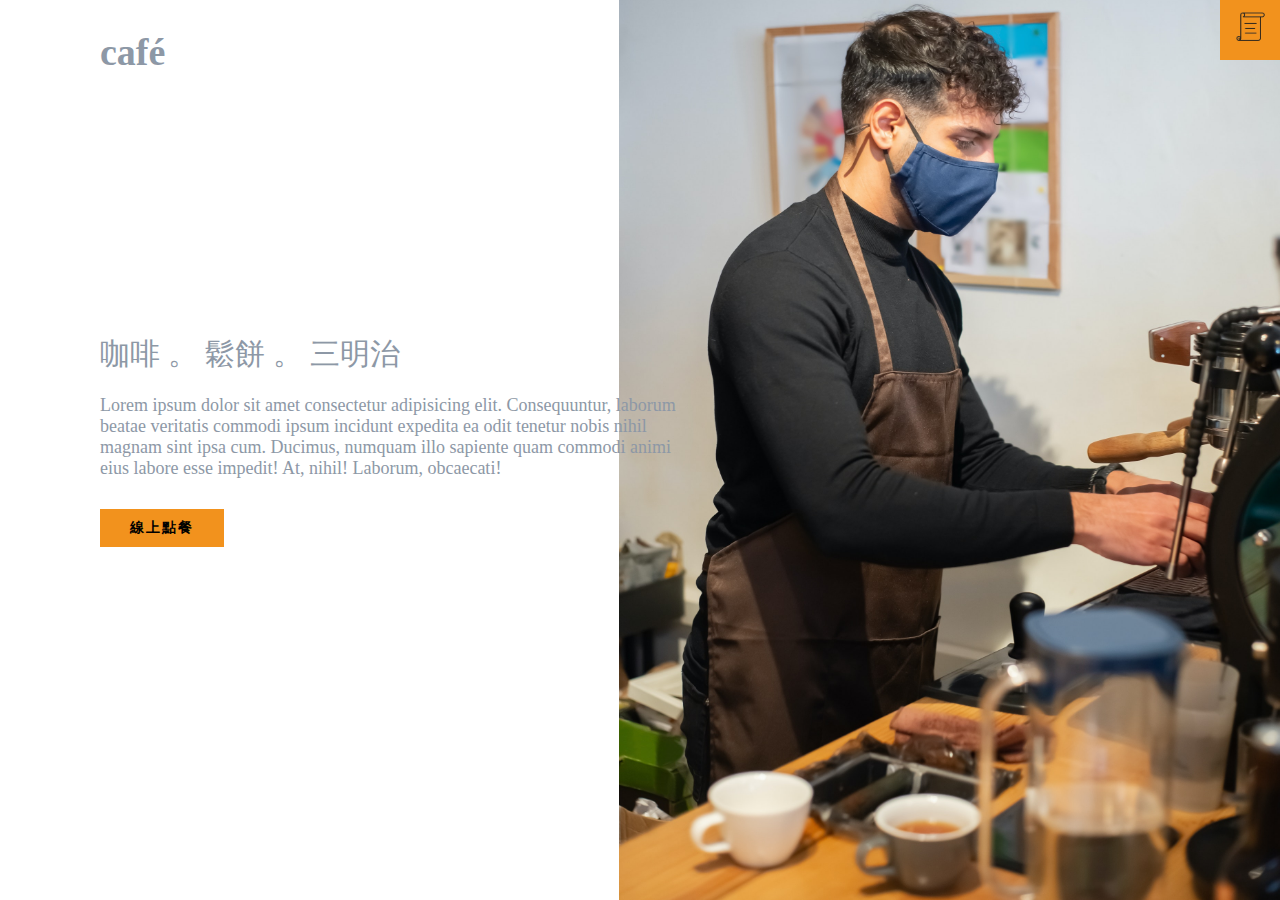
<file: index.html>
<!DOCTYPE html>
<html lang="zh-hant-TW">
<?xml version="1.0" encoding="utf-8"?>
<!-- Generator: Adobe Illustrator 18.1.1, SVG Export Plug-In . SVG Version: 6.00 Build 0)  -->

<head>
    <meta charset="UTF-8">
    <meta http-equiv="X-UA-Compatible" content="IE=edge">
    <meta name="viewport" content="width=device-width, initial-scale=1.0">
    <link rel="stylesheet" href="css/style.css">
    <title>cafe</title>
</head>

<body>
    <header>
        <div class="logo">café</div>
        <div class="toggle"></div>

        <div class="navigation">
            <ul>
                <li><a href="index.html">home</a></li>
                <li><a href="about.html">about</a></li>
                <li><a href="menu.html">menu</a></li>
                <li><a href="contact.html">contact</a></li>
            </ul>

            <div class="social-bar">
                <ul>
                    <li>
                    </a>
                    <a href="https://www.facebook.com/">
                        <img src="/LOGOcopy/facebook-removebg.png" target="_blank" alt="">
                    </a>
                </li>
                    <li>
                        <a href="https://www.instagram.com/"> <img src="/LOGOcopy/instagram-removebg-preview.png" target="_blank"
                                alt=""></a>
                    </li>
                    <li>
                        <a href="https://twitter.com/?lang=zh-Hant"> <img src="/LOGOcopy/twitter-removebg-preview.png" target="_blank"
                                alt=""></a>
                    </li>
                </ul>
                <a href="mailto:k14j14638@gmail.com" class="email-icon">
                    <img src="/LOGOcopy/emailcopy.png" alt="">
                </a>
            </div>


        </div>
    </header>

    <!------------>
    <section class="home">

        <img src="/image/ppp.jpg" class="home-img">
        <div class="home-content">
            <h1>咖啡 。 鬆餅 。 三明治</h1>
            <p>Lorem ipsum dolor sit amet consectetur adipisicing elit. Consequuntur, laborum beatae veritatis commodi
                ipsum incidunt expedita ea odit tenetur nobis nihil magnam sint ipsa cum. Ducimus, numquam illo sapiente
                quam commodi animi eius labore esse impedit! At, nihil! Laborum, obcaecati!
            </p>
            <a href="menu.html" class="btn">線上點餐</a>
        </div>

    </section>


    <script src="/js/script.js"></script>
</body>

</html>
</file>
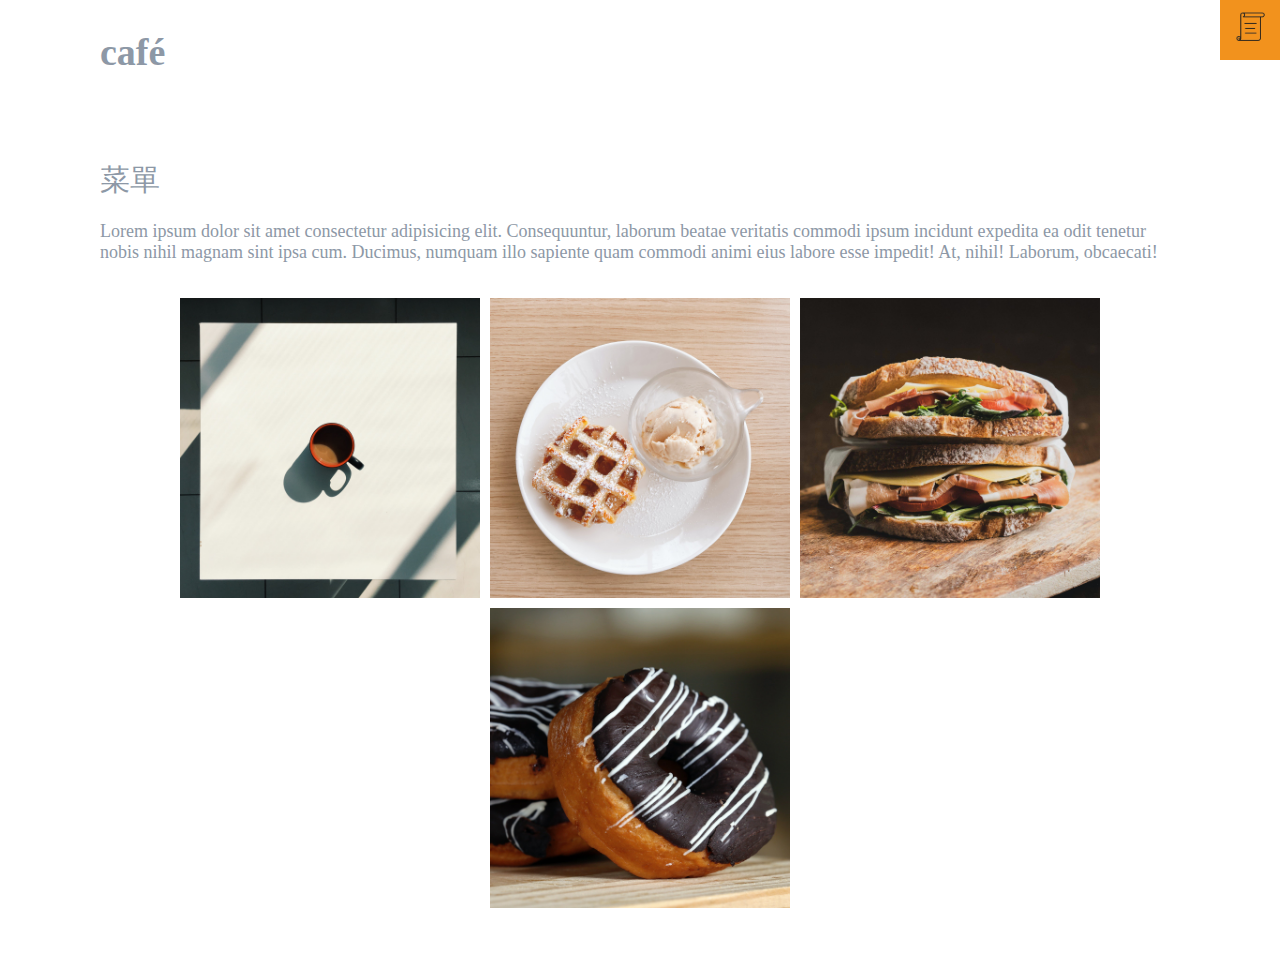
<file: menu.html>
<!DOCTYPE html>
<html lang="zh-hant-TW">
<?xml version="1.0" encoding="utf-8"?>
<!-- Generator: Adobe Illustrator 18.1.1, SVG Export Plug-In . SVG Version: 6.00 Build 0)  -->

<head>
    <meta charset="UTF-8">
    <meta http-equiv="X-UA-Compatible" content="IE=edge">
    <meta name="viewport" content="width=device-width, initial-scale=1.0">
    <link rel="stylesheet" href="css/style.css">
    <title>cafe</title>
</head>

<body>
    <header>
        <div class="logo">café</div>
        <div class="toggle"></div>

        <div class="navigation">
            <ul>
                <li><a href="index.html">home</a></li>
                <li><a href="about.html">about</a></li>
                <li><a href="menu.html">menu</a></li>
                <li><a href="contact.html">contact</a></li>
            </ul>

            <div class="social-bar">
                <ul>
                    <li>
                    </a>
                    <a href="https://www.facebook.com/">
                        <img src="/LOGOcopy/facebook-removebg.png" target="_blank" alt="">
                    </a>
                </li>
                    <li>
                        <a href="https://www.instagram.com/"> <img src="/LOGOcopy/instagram-removebg-preview.png" target="_blank"
                                alt=""></a>
                    </li>
                    <li>
                        <a href="https://twitter.com/?lang=zh-Hant"> <img src="/LOGOcopy/twitter-removebg-preview.png" target="_blank"
                                alt=""></a>
                    </li>
                </ul>
                <a href="mailto:k14j14638@gmail.com" class="email-icon">
                    <img src="/LOGOcopy/emailcopy.png" alt="">
                </a>
            </div>


        </div>
    </header>

    <!------------>
    <section>
        <div class="title">
            <h1>菜單</h1>
            <p>Lorem ipsum dolor sit amet consectetur adipisicing elit. Consequuntur, laborum beatae veritatis commodi
                ipsum incidunt expedita ea odit tenetur nobis nihil magnam sint ipsa cum. Ducimus, numquam illo sapiente
                quam commodi animi eius labore esse impedit! At, nihil! Laborum, obcaecati!
            </p>
        </div>

        <div class="menu">
            <div class="item">
                <img src="/image/coffeecover.jpg" alt="">
                <div class="action">
                    <a href="#">咖啡</a>
                </div>
            </div>
            <div class="item">
                <img src="/image/dessert2.jpg" alt="">
                <div class="action">
                    <a href="#">鬆餅</a>
                </div>
            </div>
            <div class="item">
                <img src="/image/sandwish3.jpg" alt="">
                <div class="action">
                    <a href="#">三明治</a>
                </div>
            </div>
            <div class="item">
                <img src="/image/donut2.jpg" alt="">
                <div class="action">
                    <a href="#">甜甜圈</a>
                </div>
            </div>
            
        </div>

    </section>


    <script src="/js/script.js"></script>
</body>

</html>
</file>
<file: css/style.css>
@import url("https://fonts.googleapis.com/css2?family=Noto+Serif+TC&display=swap");

:root {
  --primary-color: #f2921d;
  --font-color: #8d98a6;
}

* {
  box-sizing: border-box;
  margin: 0;
  padding: 0;
}

html,
body {
  font-family: serif, sans-serif;
  color: var(--font-color);
  font-size: 10px;
}

h1 {
  font-size: 30px;
  font-weight: 500;
}

p {
  margin: 20px 0 10px;
  font-size: 1.8rem;
}

/* BUTTON */
.btn {
  cursor: pointer;
  display: inline-block;
  background: #f2921d;
  color: black;
  text-decoration: none;
  font-size: 1.4rem;
  font-weight: 800;
  letter-spacing: 2px;
  padding: 10px 30px;
  margin: 20px 0;
  border: 0;
}

.btn:hover {
  transform: scale(0.97);
}

section {
  display: flex;
  flex-direction: column;
  height: 100vh;
  align-items: center;
  padding: 100px;
  margin-top: 60px;
}
section.home {
  flex-direction: row;
  margin-top: 0;
}

.logo {
  position: absolute;
  top: 30px;
  left: 100px;
  font-size: 3.8rem;
  font-weight: 900;
  z-index: 20;
}

/* TOGGLE */
.toggle {
  position: fixed;
  top: 0;
  right: 0;
  width: 60px;
  height: 60px;
  background: var(--primary-color) url(/LOGOcopy/menu.png);
  background-size: 100px;
  background-repeat: no-repeat;
  background-position: center;
  z-index: 20;
  cursor: pointer;
}
.toggle.active {
  background: var(--primary-color) url(/LOGOcopy/menu2.png);
  background-size: 90px;
  background-repeat: no-repeat;
  background-position: center;
}

/* HOME */
.home-content {
  position: relative;
  z-index: 10;
  max-width: 600px;
}

.home-img {
  position: absolute;
  bottom: 0;
  right: 0;
  height: 110%;
}

/* NAVIGATION */
.navigation {
  position: fixed;
  top: 0;
  left: 100%;
  width: 100%;
  height: 100%;
  background-color: #fff;
  z-index: 15;
  display: flex;
  justify-content: center;
  align-items: center;
  transition: 0.5s;
}

.navigation.active {
  left: 0;
}

.navigation ul {
  position: relative;
}
.navigation ul li {
  position: relative;
  list-style: none;
  max-width: 600px;
}
.navigation ul li a {
  font-size: 3.2rem;
  color: var(--font-color);
  text-decoration: none;
  font-weight: 300;
}

.navigation ul li a:hover {
  color: var(--primary-color);
}

.navigation .social-bar {
  position: absolute;
  top: 0;
  left: 0;
  width: 60px;
  height: 100%;
  display: flex;
  justify-content: center;
  align-items: center;
}
.navigation .social-bar a {
  display: inline-block;
  transform: scale(0.7);
}
.navigation .email-icon {
  position: absolute;
  bottom: 20px;
  transform: scale(0.7);
}

.social-bar img {
  width: 80px;
  height: 80px;
}


/* SHOWCASE */
#about{
  color: #fff;
}

.text{
  width: 100%;
}
.text-inner{
  position: relative;
  width: 30%;
  top: 0;
  left: 0;
  color:#fff;
  opacity: 0.8;
}

.showcase{
  position: relative;
  right: 0;
  left: 0;
  width: 100%;
  min-height: 100vh;
}
.showcase video{
  position: absolute;
  top: -60px;
  left: 0;
  width: 100%;
  height:110%;
  object-fit: cover;
  opacity: 0.9;
}


/* MENU PAGE */
.menu{
    display: flex;
    flex-wrap: wrap;
    margin-top: 20px;
    justify-content: center;
}
.menu .item{
    position: relative;
    width: 300px;
    height: 300px;
    margin: 5px;
}
.menu .item img{
    width: 100%;
    height: 100%;
}
.menu .item .action{
    position: absolute;
    top: 0;
    left: 0;
    width: 100%;
    height: 100%;
    background-color: rgba(0, 0, 0, 0.6);
    display: flex;
    justify-content: center;
    align-items: center;
    opacity: 0;
    transition: 0.5s;
}
.menu .item:hover .action{
    opacity: 1;
}

.menu .item .action a{
    display: inline-block;
    color: #fff;
    text-decoration: none;
    border: 1px solid #fff;
    padding: 5px 15px;
}


/* CONTACT PAGE */
/* 左半邊設定 */
/* 外框定位 */
.contact{
    position:relative;
    width: 100%;
    margin-top: 50px;
    display: flex;
    justify-content: space-between;
    align-items: flex-start;
}
.contact-form{
    position:relative;
    background: #f9f9f9;
    width: calc(100% - 400px);
    padding: 60px 40px 20px;
}
/* 內表格定位 */
.contact-form form{
    width: 100%;
}
.contact-form .row{
    width: 100%;
    display: flex;
}

.contact-form .input50{
    width: 50%;
    margin: 0 10px;
}
.contact-form .input100{
    width: 100%;
    margin: 10px 10px;
}
.contact-form .row input,
.contact-form .row textarea{
    position: relative;
    border: 1px solid rgba(0, 0, 0, 0.2);
    color: #111;
    /* 背景透明 */
    background: transparent;
    /* 輸入區域大小調整 */
    width: 100%;
    padding: 10px;
    outline: none;
    font-size: 16px;
    font-weight: 300;
    margin: 10px 0;
    /* 取消輸入區域手動調整 */
    resize: none;
}
.contact-form .row textarea{
    height: 150px;
}
.contact-form .row input[type="submit"]{
    background-color: var(--primary-color);
    color: black;
    margin: 0;
    font-weight: 500;
    letter-spacing: 3px;
    border: 0;
    cursor: pointer;
}

/* 右半邊設定 */
.contact-info{
    width: 350px;
    background: #f9f9f9;
    padding: 60px 40px 20px;
}
.contact-info .info-box{
    display: flex;
    align-items: flex-start;
    margin-bottom: 40px;
}
.contact-info .info-box .details p,a{
    color: #111;
    text-decoration: none;
}




@media (max-width: 768px) {
  .home-img {
    display: none;
  }

  .logo {
    top: 10px;
    left: 40px;
    font-size: 3.2rem;
  }

  section {
    padding: 100px 40px;
  }

  .navigation ul li a {
    font-size: 3rem;
  }
  
  .text-inner{
    width: 100%;
    justify-content: center;
    align-items: center;
    text-align: center;
  }


  .contact{
      flex-direction: column;
  }

  .contact-form{
      width: 100%;
      padding: 30px 30px 20px;
  }
  .contact-form .row{
      flex-direction: column;
  }
  .contact-form .input50,
  .contact-form .input100{
    width: 100%;
    margin: 0;
  }
  .contact-info{
      width: 100%;
      margin: t 20px;
      padding: 30px 30px 20px;
  }
}
</file>
